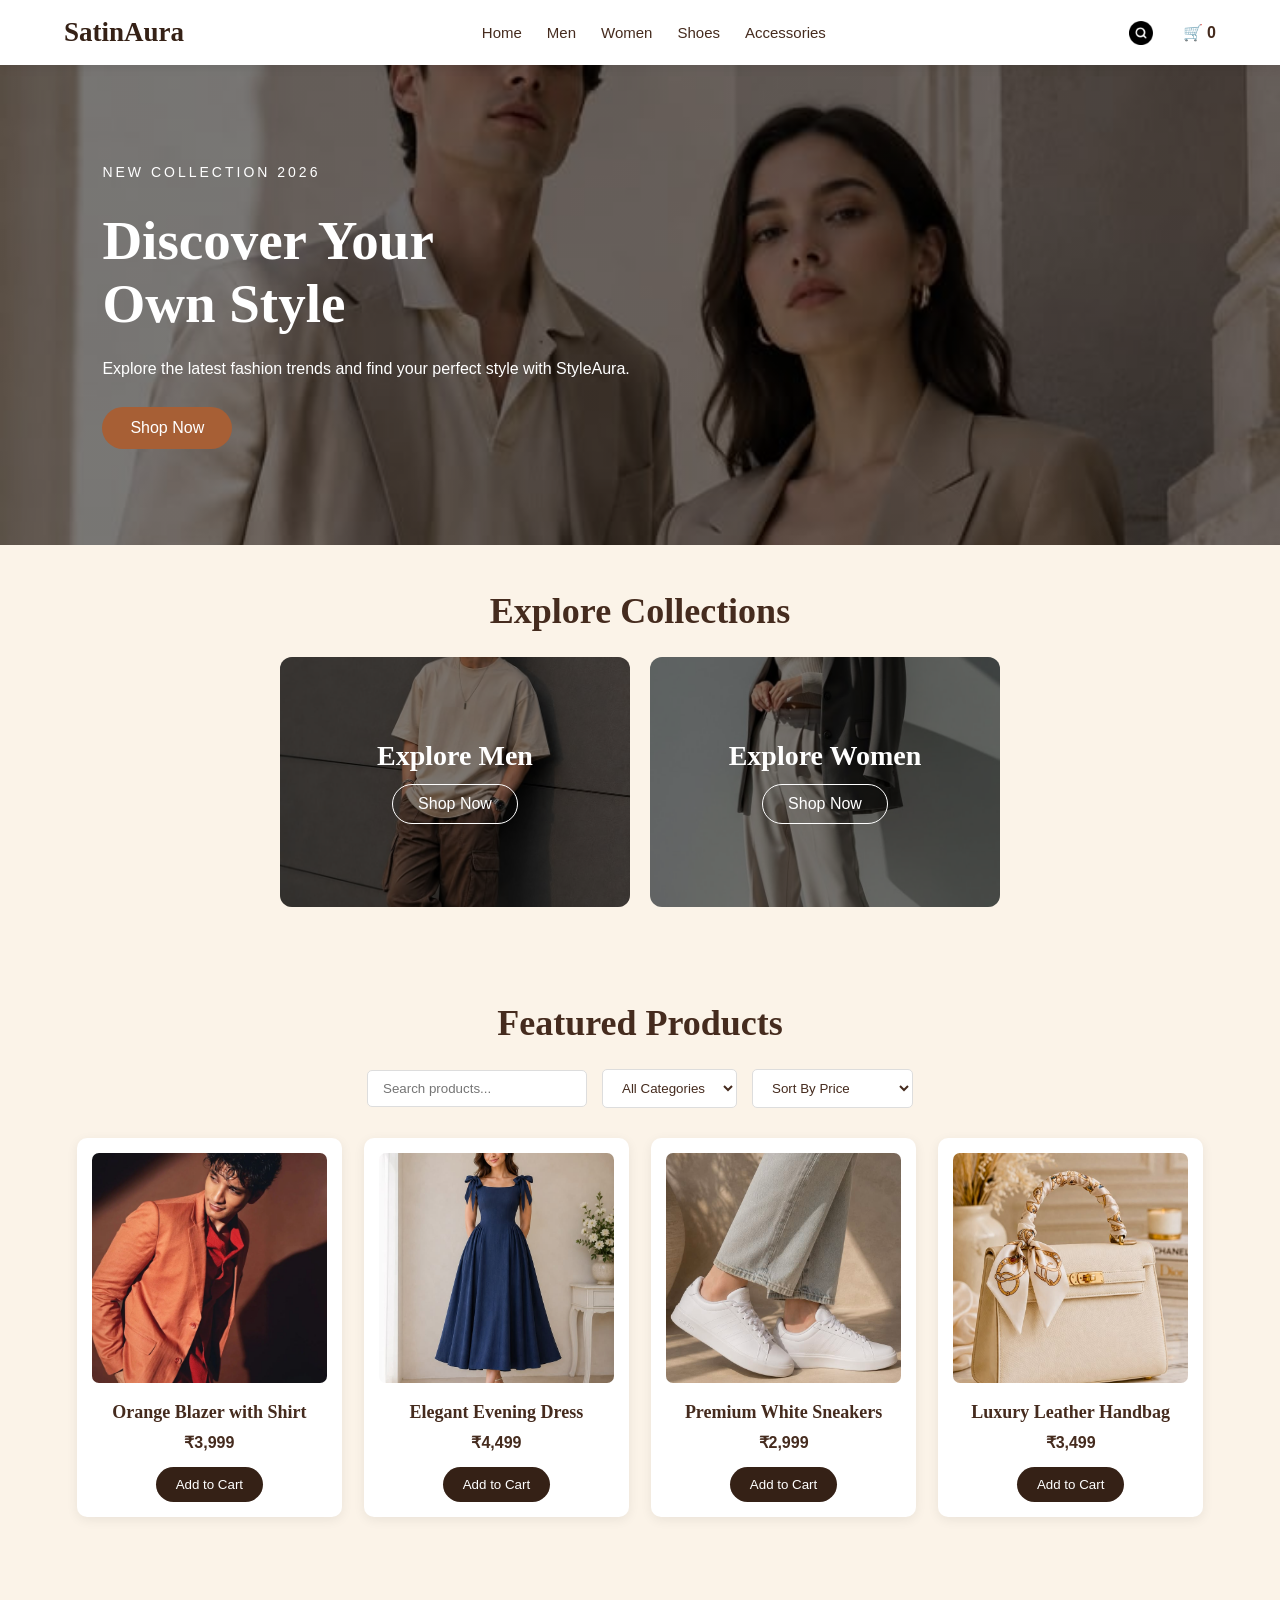
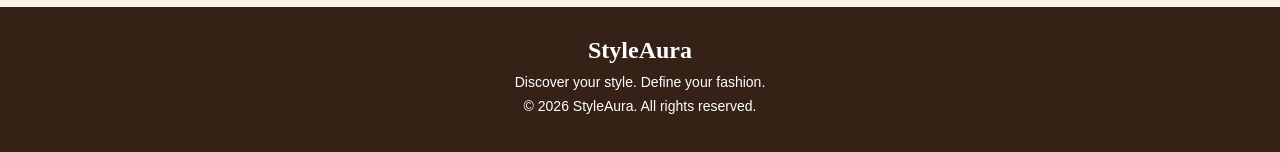
<file: index.html>
<!DOCTYPE html>
<html lang="en">

<head>
    <meta charset="UTF-8">
    <meta name="viewport" content="width=device-width, initial-scale=1.0">

    <title>SatinAura</title>
    <link rel="icon" type="image/png" href="./images/LogoSatinAura.png">

    <link rel="stylesheet" href="style.css">
</head>

<body>

    <header>
        <nav class="navbar">

            <h1 class="logo">SatinAura</h1>

            <ul class="nav-links">
                <li><a href="index.html">Home</a></li>
                <li><a href="men.html">Men</a></li>
                <li><a href="women.html">Women</a></li>
                <li><a href="shoes.html">Shoes</a></li>
                <li><a href="accessories.html">Accessories</a></li>
            </ul>

            <div class="search-wrapper">
                <a href="#products" class="search-icon">
                    <img src="images/search.png" alt="Search">
                </a>
            </div>
            <a href="cart.html" class="cart">
                🛒 <span>0</span>
            </a>

        </nav>
    </header>


    <section class="hero">

        <div class="hero-content">

            <p class="hero-subtitle">NEW COLLECTION 2026</p>

            <h2>Discover Your<br>Own Style</h2>

            <p>
                Explore the latest fashion trends and find
                your perfect style with StyleAura.
            </p>

            <a href="#products" class="hero-btn">
                Shop Now
            </a>

        </div>

    </section>


    <section class="categories">

        <h2>Explore Collections</h2>

        <div class="category-container">

            <div class="category-card">

                <img src="images/men.jpg" alt="Men's Collection">

                <h3>Explore Men</h3>

                <a href="men.html">Shop Now</a>

            </div>


            <div class="category-card">

                <img src="images/women.jpg" alt="Women's Collection">

                <h3>Explore Women</h3>

                <a href="women.html">Shop Now</a>

            </div>

        </div>

    </section>


    <section class="featured-products" id="products">

        <h2>Featured Products</h2>

        <div class="product-controls">

            <input type="text"id="search-input" placeholder="Search products...">

            <select id="category-filter">
                <option value="all">All Categories</option>
                <option value="men">Men</option>
                <option value="women">Women</option>
            </select>

            <select id="price-sort">
                <option value="default">Sort By Price</option>
                <option value="low-high">Price: Low to High</option>
                <option value="high-low">Price: High to Low</option>
            </select>

        </div>


        <div class="product-container">

            <div class="product-card"
                data-category="men"
                data-link="product-details.html?product=blazer&from=index.html">

                <img src="images/blazer.jpg" alt="Beige Blazer">

                <h3>Orange Blazer with Shirt</h3>

                <p>₹3,999</p>

                <button class="add-to-cart">Add to Cart</button>

            </div>


            <div class="product-card"
                data-category="women"
                data-link="product-details.html?product=dress&from=index.html">

                <img src="images/frock.jpg" alt="Evening Dress">

                <h3>Elegant Evening Dress</h3>

                <p>₹4,499</p>

                <button class="add-to-cart">Add to Cart</button>

            </div>


            <div class="product-card"
                data-category="men"
                data-link="product-details.html?product=sneakers&from=index.html">

                <img src="images/sneakers.jpg" alt="White sneakers">

                <h3>Premium White Sneakers</h3>

                <p>₹2,999</p>

                <button class="add-to-cart">Add to Cart</button>

            </div>


            <div class="product-card"
                data-category="women"
                data-link="product-details.html?product=handbag&from=index.html">

                <img src="images/handbag.jpg" alt="Leather Handbag">

                <h3>Luxury Leather Handbag</h3>

                <p>₹3,499</p>

                <button class="add-to-cart">Add to Cart</button>

            </div>

        </div>

    </section>


    <footer>

        <h2>StyleAura</h2>

        <p>Discover your style. Define your fashion.</p>

        <p>&copy; 2026 StyleAura. All rights reserved.</p>

    </footer>


    <script src="script.js"></script>

</body>
</html>
</file>
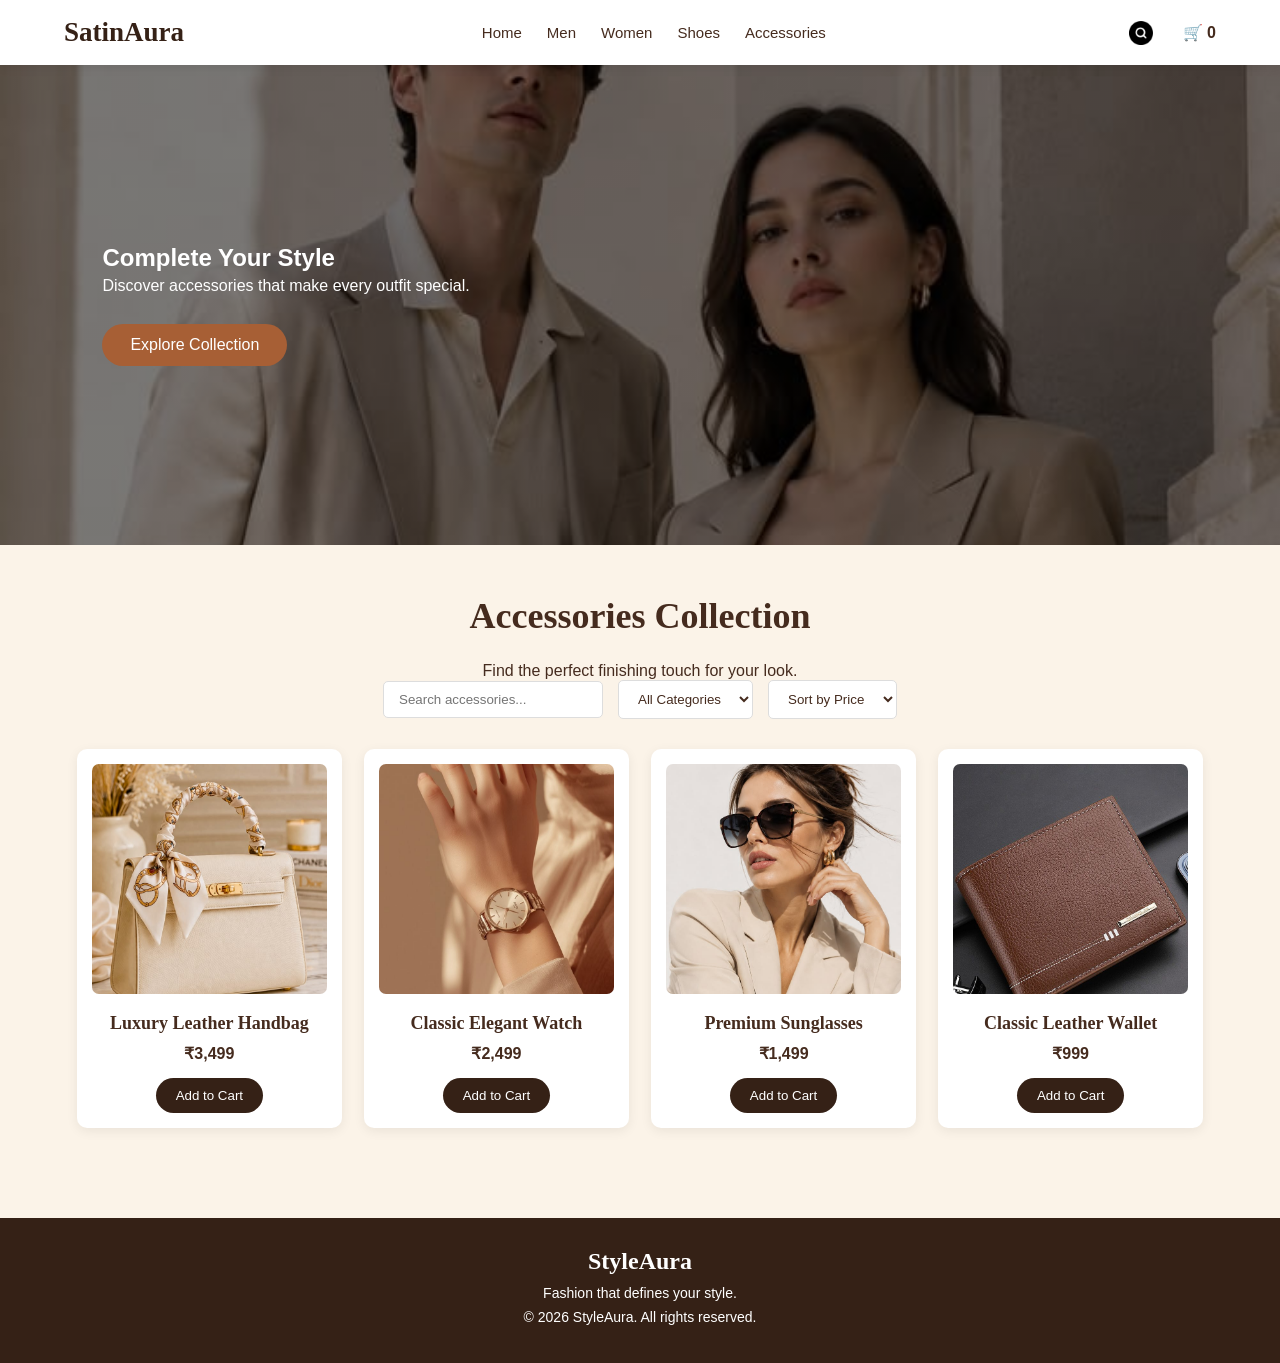
<file: accessories.html>
<!DOCTYPE html>
<html lang="en">
<head>
    <meta charset="UTF-8">
    <meta name="viewport" content="width=device-width, initial-scale=1.0">
    <title>SatinAura</title>
    <link rel="icon" type="image/png" href="./images/LogoSatinAura.png">
    <link rel="stylesheet" href="style.css">
    <script src="script.js" defer></script>
</head>

<body>

    <header>
        <nav class="navbar">
            <h2 class="logo">SatinAura</h2>

            <ul class="nav-links">
                <li><a href="index.html">Home</a></li>
                <li><a href="men.html">Men</a></li>
                <li><a href="women.html">Women</a></li>
                <li><a href="shoes.html">Shoes</a></li>
                <li><a href="accessories.html">Accessories</a></li>
            </ul>
            <div class="search-wrapper">
                <a href="#products" class="search-icon">
                    <img src="images/search.png" alt="Search">
                </a>
            </div>
            <a href="cart.html" class="cart">🛒 <span>0</span></a>
        </nav>
    </header>

    <section class="hero">
        <div class="hero-content">
            <h1>Complete Your Style</h1>
            <p>Discover accessories that make every outfit special.</p>
            <a href="#products" class="hero-btn">Explore Collection</a>
        </div>
    </section>

    <section class="products featured-products" id="products">

        <h2>Accessories Collection</h2>
        <p>Find the perfect finishing touch for your look.</p>

        <div class="product-controls">

            <input
                type="text"
                id="search-input"
                placeholder="Search accessories..."
            >

            <select id="category-filter">
                <option value="all">All Categories</option>
                <option value="handbag">Handbags</option>
                <option value="watch">Watches</option>
                <option value="sunglasses">Sunglasses</option>
                <option value="wallet">Wallets</option>
            </select>

            <select id="price-sort">
                <option value="default">Sort by Price</option>
                <option value="low-high">Low to High</option>
                <option value="high-low">High to Low</option>
            </select>

        </div>

        <div class="product-container">

            <div class="product-card"
                data-category="handbag"
                data-link="product-details.html?product=handbag">

                <img src="images/handbag.jpg" alt="Leather handbag">
                <h3>Luxury Leather Handbag</h3>
                <p>₹3,499</p>
                <button class="add-to-cart">Add to Cart</button>
            </div>


            <div class="product-card"
                data-category="watch"
                data-link="product-details.html?product=watch">

                <img src="images/watch.jpg" alt="Elegant watch">
                <h3>Classic Elegant Watch</h3>
                <p>₹2,499</p>
                <button class="add-to-cart">Add to Cart</button>
            </div>


            <div class="product-card"
                data-category="sunglasses"
                data-link="product-details.html?product=sunglasses">

                <img src="images/sunglasses.jpg" alt="Premium sunglasses">
                <h3>Premium Sunglasses</h3>
                <p>₹1,499</p>
                <button class="add-to-cart">Add to Cart</button>
            </div>


            <div class="product-card"
                data-category="wallet"
                data-link="product-details.html?product=wallet">

                <img src="images/wallet.jpg" alt="Leather wallet">
                <h3>Classic Leather Wallet</h3>
                <p>₹999</p>
                <button class="add-to-cart">Add to Cart</button>
            </div>

        </div>


    </section>

    <footer>
        <h2>StyleAura</h2>

        <p>Fashion that defines your style.</p>

        <p class="copyright">
            © 2026 StyleAura. All rights reserved.
        </p>

    </footer>

</body>
</html>
</file>
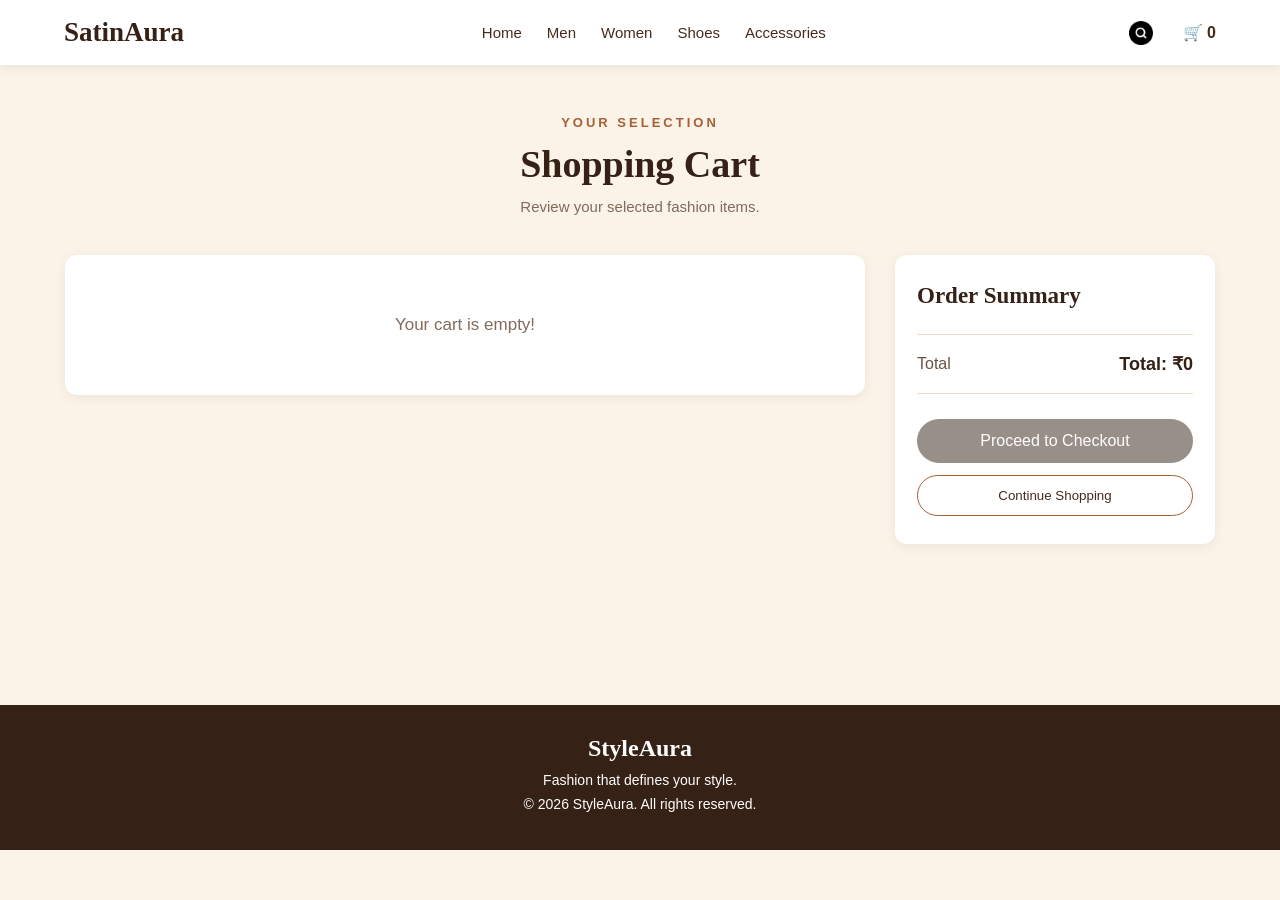
<file: cart.html>
<!DOCTYPE html>
<html lang="en">

<head>
    <meta charset="UTF-8">
    <meta name="viewport" content="width=device-width, initial-scale=1.0">
    <title>SatinAura</title>
    <link rel="icon" type="image/png" href="./images/LogoSatinAura.png">
    <link rel="stylesheet" href="style.css">
</head>

<body>

    <header>
        <nav class="navbar">

            <h1 class="logo">SatinAura</h1>

            <ul class="nav-links">
                <li><a href="index.html">Home</a></li>
                <li><a href="men.html">Men</a></li>
                <li><a href="women.html">Women</a></li>
                <li><a href="shoes.html">Shoes</a></li>
                <li><a href="accessories.html">Accessories</a></li>
            </ul>

            <div class="search-wrapper">
                <a href="index.html#products" class="search-icon">
                    <img src="images/search.png" alt="Search">
                </a>
            </div>

            <a href="cart.html" class="cart">
                🛒 <span>0</span>
            </a>

        </nav>
    </header>

    <main class="cart-section">

        <div class="cart-heading">
            <p class="subtitle">YOUR SELECTION</p>
            <h2>Shopping Cart</h2>
            <p>Review your selected fashion items.</p>
        </div>

        <div class="cart-layout">

            <div class="cart-products">
                <div id="cart-items">
                    <!-- Products appear here -->
                </div>
            </div>

            <aside class="cart-summary">

                <h3>Order Summary</h3>

                <div class="summary-total">
                    <span>Total</span>
                    <strong id="cart-total">Total: ₹0</strong>
                </div>

                <a href="checkout.html" class="checkout-btn">
                    Proceed to Checkout
                </a>

                <button class="continue-btn" onclick="window.location.href='index.html'">Continue Shopping</button>

            </aside>

        </div>

    </main>

    <footer>
        <h2>StyleAura</h2>
        <p>Fashion that defines your style.</p>
        <p>© 2026 StyleAura. All rights reserved.</p>
    </footer>

    <script src="cart.js"></script>

</body>
</html>
</file>
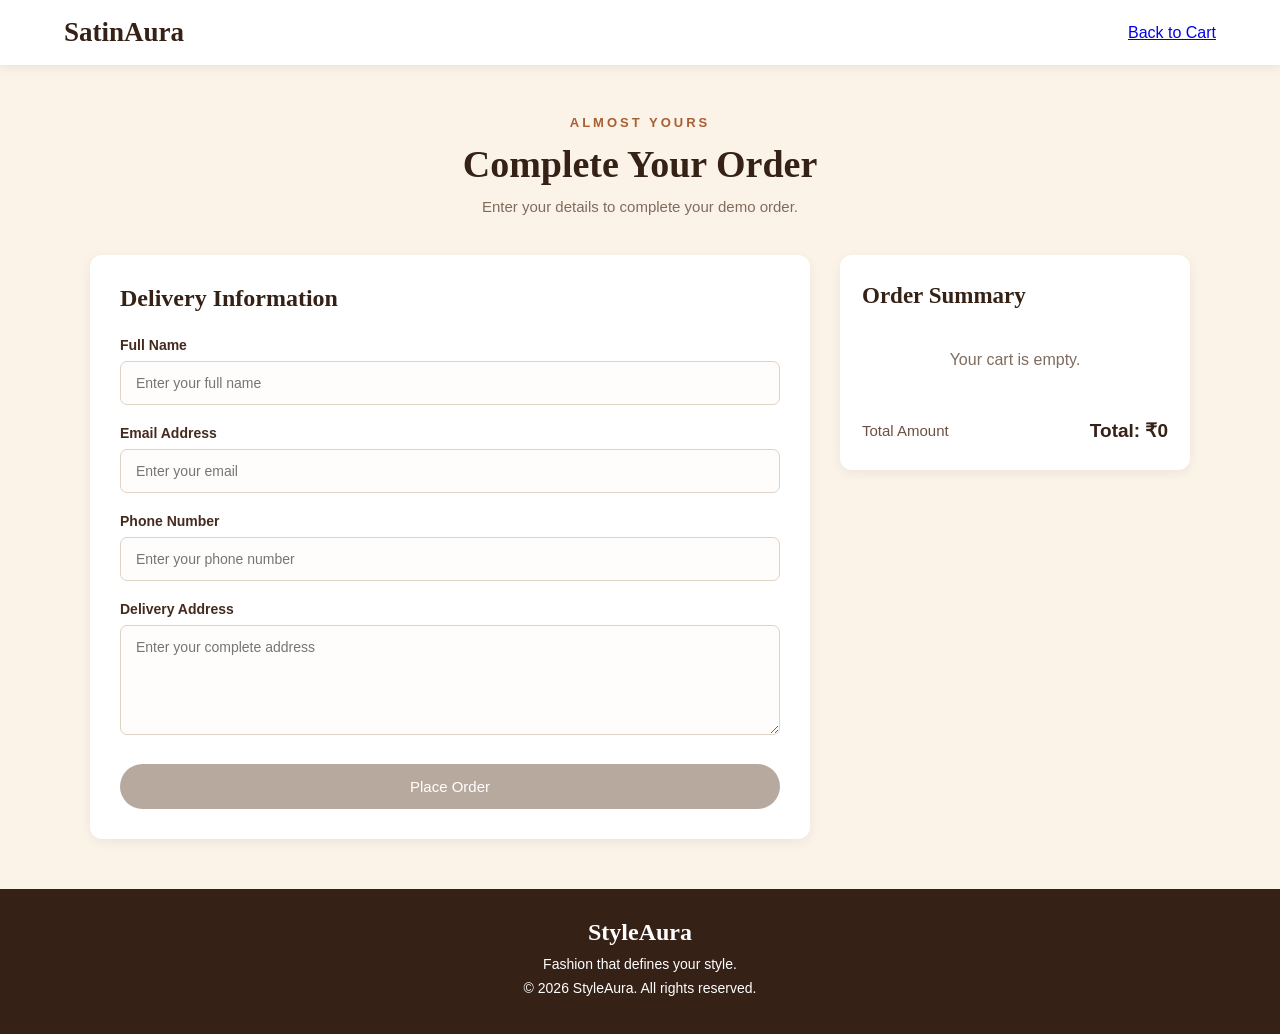
<file: checkout.html>
<!DOCTYPE html>
<html lang="en">

<head>
    <meta charset="UTF-8">
    <meta name="viewport" content="width=device-width, initial-scale=1.0">
    <title>SatinAura</title>
    <link rel="icon" type="image/png" href="./images/LogoSatinAura.png">
    <link rel="stylesheet" href="style.css">
</head>

<body>

    <header>
        <nav class="navbar">
            <h1 class="logo">SatinAura</h1>
            <a href="cart.html">Back to Cart</a>
        </nav>
    </header>

    <main class="checkout-section">

        <div class="checkout-heading">
            <p class="subtitle">ALMOST YOURS</p>
            <h2>Complete Your Order</h2>
            <p>Enter your details to complete your demo order.</p>
        </div>

        <div class="checkout-container">

            <form id="checkout-form" class="checkout-form">

                <h3>Delivery Information</h3>

                <label for="name">Full Name</label>
                <input type="text" id="name"
                    placeholder="Enter your full name" required>

                <label for="email">Email Address</label>
                <input type="email" id="email"
                    placeholder="Enter your email" required>

                <label for="phone">Phone Number</label>
                <input type="tel" id="phone"
                    placeholder="Enter your phone number"
                    pattern="[0-9]{10}" required>

                <label for="address">Delivery Address</label>
                <textarea id="address"
                    placeholder="Enter your complete address"
                    required></textarea>

                <button type="submit" id="place-order">
                    Place Order
                </button>

            </form>

            <div class="order-summary">

                <h3>Order Summary</h3>

                <div id="checkout-items">
                    <!-- Order details appear here -->
                </div>

                <div class="checkout-total">
                    <span>Total Amount</span>
                    <strong id="checkout-total">Total: ₹0</strong>
                </div>

            </div>

        </div>

        <p id="order-message"></p>

    </main>

    <footer>
        <h2>StyleAura</h2>
        <p>Fashion that defines your style.</p>
        <p>© 2026 StyleAura. All rights reserved.</p>
    </footer>

    <script src="checkout.js"></script>

</body>
</html>
</file>
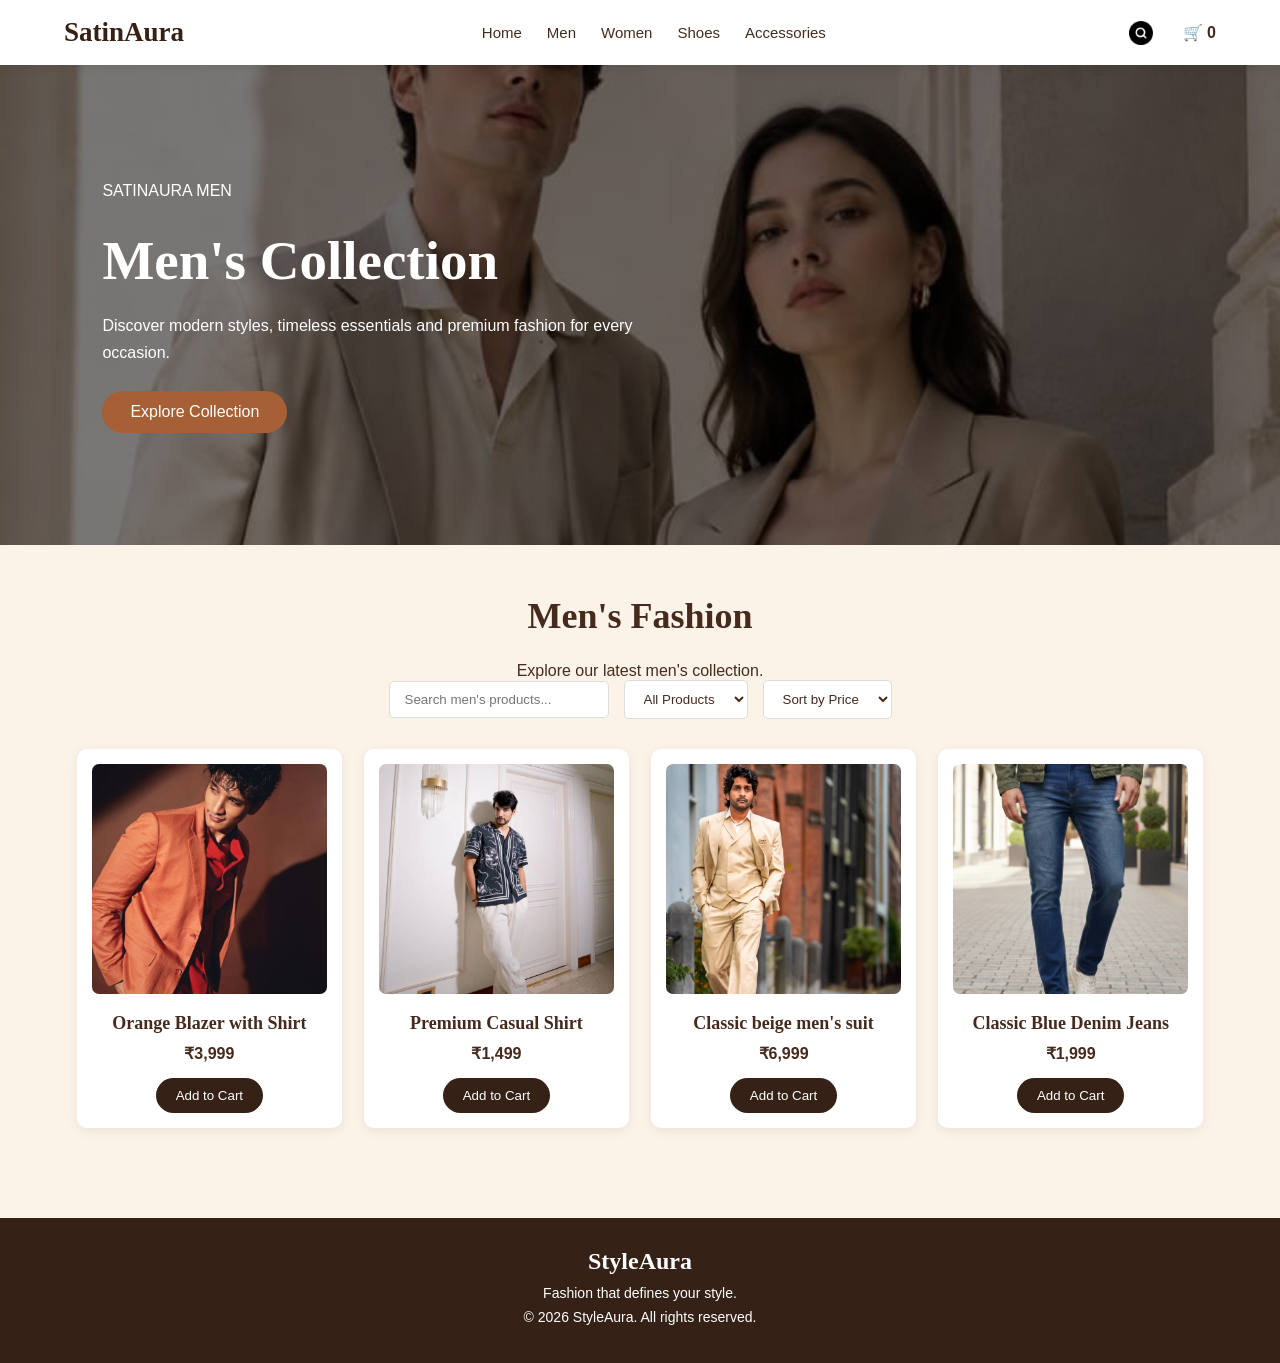
<file: men.html>
<!DOCTYPE html>
<html lang="en">

<head>
    <meta charset="UTF-8">
    <meta name="viewport" content="width=device-width, initial-scale=1.0">

    <title>SatinAura</title>
    <link rel="icon" type="image/png" href="./images/LogoSatinAura.png">
    <link rel="stylesheet" href="style.css">
    <script src="script.js" defer></script>
</head>

<body>

    <header>
        <nav class="navbar">

            <h1 class="logo">SatinAura</h1>

            <ul class="nav-links">
                <li><a href="index.html">Home</a></li>
                <li><a href="men.html">Men</a></li>
                <li><a href="women.html">Women</a></li>
                <li><a href="shoes.html">Shoes</a></li>
                <li><a href="accessories.html">Accessories</a></li>
            </ul>
            <div class="search-wrapper">
                <a href="#products" class="search-icon">
                    <img src="images/search.png" alt="Search">
                </a>
            </div>
            <a href="cart.html" class="cart">🛒 <span>0</span></a>

        </nav>
    </header>

    <section class="hero">
        <div class="hero-content">

            <p class="subtitle">SATINAURA MEN</p>

            <h2>Men's Collection</h2>

            <p>
                Discover modern styles, timeless essentials
                and premium fashion for every occasion.
            </p>
            <a href="#products" class="hero-btn">Explore Collection</a>
        </div>
    </section>

    <section class="featured-products" id="products">

        <h2>Men's Fashion</h2>

        <p>Explore our latest men's collection.</p>

        <div class="product-controls">

            <input
                type="text"
                id="search-input"
                placeholder="Search men's products..."
            >

            <select id="category-filter">
                <option value="all">All Products</option>
                <option value="men">Men</option>
            </select>

            <select id="price-sort">
                <option value="default">Sort by Price</option>
                <option value="low-high">Low to High</option>
                <option value="high-low">High to Low</option>
            </select>

        </div>

        <div class="product-container">

           <div class="product-card"
                data-category="men"
                data-link="product-details.html?product=blazer">

                <img src="images/blazer.jpg" alt="Beige blazer">

                <h3>Orange Blazer with Shirt</h3>

                <p>₹3,999</p>

                <button class="add-to-cart">Add to Cart</button>

            </div>

            <div class="product-card" data-category="men" data-link="product-details.html?product=shirt">
                <img src="images/shirt.jpg" alt="Men's shirt">

                <h3>Premium Casual Shirt</h3>

                <p>₹1,499</p>

                <button class="add-to-cart">Add to Cart</button>
            </div>

            <div class="product-card" data-category="men" data-link="product-details.html?product=sneakers">
                <img src="images/beige.jpg" alt="Beige Suit">

                <h3>Classic beige men's suit</h3>

                <p>₹6,999</p>

                <button class="add-to-cart">Add to Cart</button>
            </div>

            <div class="product-card" data-category="men" data-link="product-details.html?product=jeans">
                <img src="images/jeans.jpg" alt="Men's jeans">

                <h3>Classic Blue Denim Jeans</h3>

                <p>₹1,999</p>

                <button class="add-to-cart">Add to Cart</button>
            </div>

        </div>

    </section>

    <footer>

        <h2>StyleAura</h2>

        <p>Fashion that defines your style.</p>

        <p class="copyright">
            © 2026 StyleAura. All rights reserved.
        </p>

    </footer>

</body>
</html>
</file>
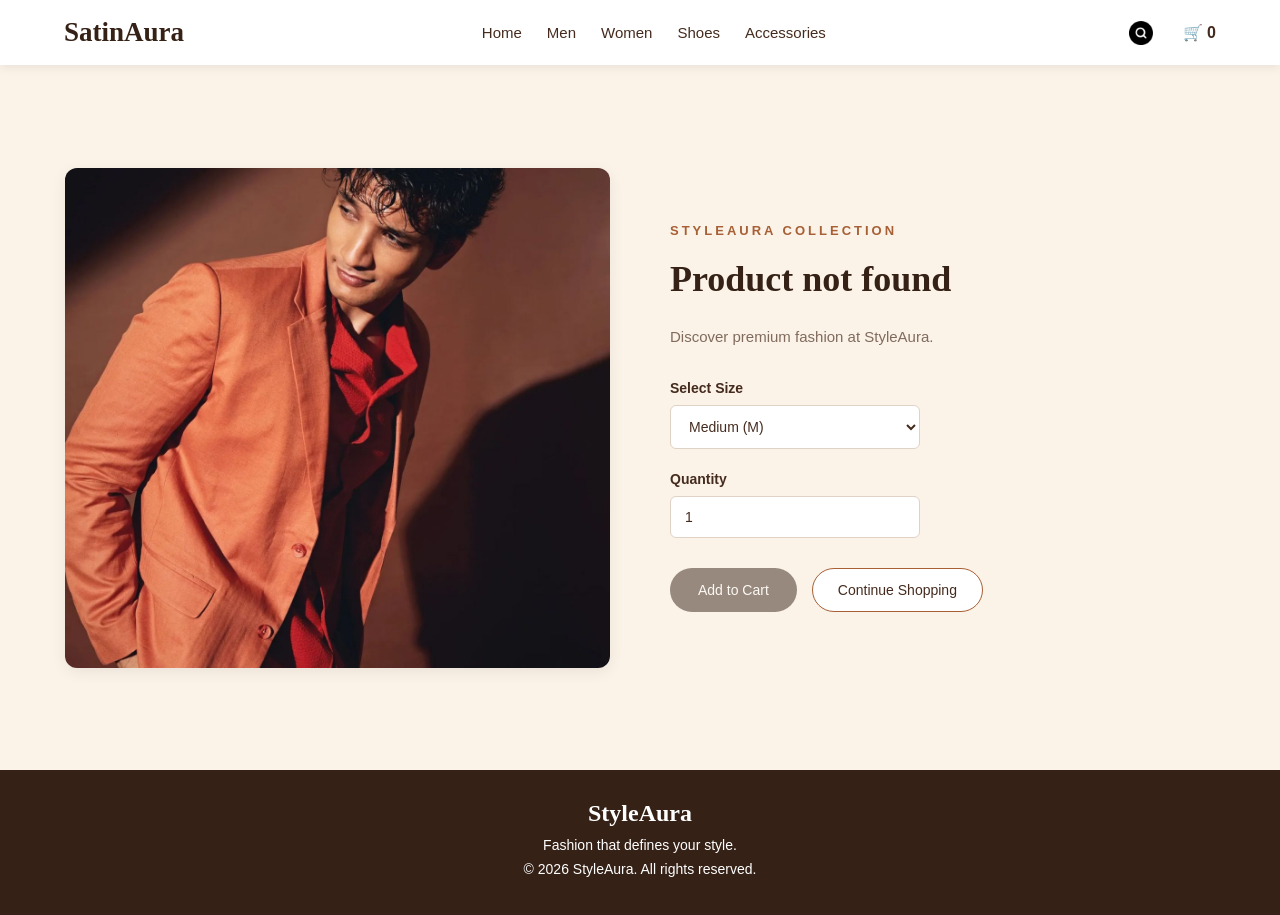
<file: product-details.html>
<!DOCTYPE html>
<html lang="en">

<head>
    <meta charset="UTF-8">
    <meta name="viewport" content="width=device-width, initial-scale=1.0">

    <title>SatinAura</title>
    <link rel="icon" type="image/png" href="./images/LogoSatinAura.png">

    <link rel="stylesheet" href="style.css">

    <script src="product-details.js" defer></script>
</head>

<body>

    <header>
        <nav class="navbar">

            <h1 class="logo">SatinAura</h1>

            <ul class="nav-links">
                <li><a href="index.html">Home</a></li>
                <li><a href="men.html">Men</a></li>
                <li><a href="women.html">Women</a></li>
                <li><a href="shoes.html">Shoes</a></li>
                <li><a href="accessories.html">Accessories</a></li>
            </ul>
            <div class="search-wrapper">
                <a href="#products" class="search-icon">
                    <img src="images/search.png" alt="Search">
                </a>
            </div>
            <a href="cart.html" class="cart">🛒 <span>0</span> </a>

        </nav>
    </header>


    <section class="product-details">

        <div class="details-image">

            <img
                id="product-image"
                src="images/blazer.jpg"
                alt="Product image"
            >

        </div>

        <div class="details-content">

            <p class="subtitle">STYLEAURA COLLECTION</p>

            <h1 id="product-name">Loading product...</h1>

            <h2 id="product-price"></h2>

            <p id="product-description">
                Discover premium fashion at StyleAura.
            </p>


            <label for="product-size">Select Size</label>

            <select id="product-size">
                <option value="S">Small (S)</option>
                <option value="M" selected>Medium (M)</option>
                <option value="L">Large (L)</option>
                <option value="XL">Extra Large (XL)</option>
            </select>


            <label for="product-quantity">Quantity</label>

            <input
                type="number"
                id="product-quantity"
                value="1"
                min="1"
                max="10"
            >


            <div class="details-buttons">

                <button type="button" class="add-to-cart" id="details-add-to-cart">
                    Add to Cart
                </button>

                <button type="button" class="continue-btn" id="continue-shopping">
                    Continue Shopping
                </button>

            </div>

        </div>

    </section>


    <footer>

        <h2>StyleAura</h2>

        <p>Fashion that defines your style.</p>

        <p class="copyright">
            © 2026 StyleAura. All rights reserved.
        </p>

    </footer>

</body>

</html>
</file>
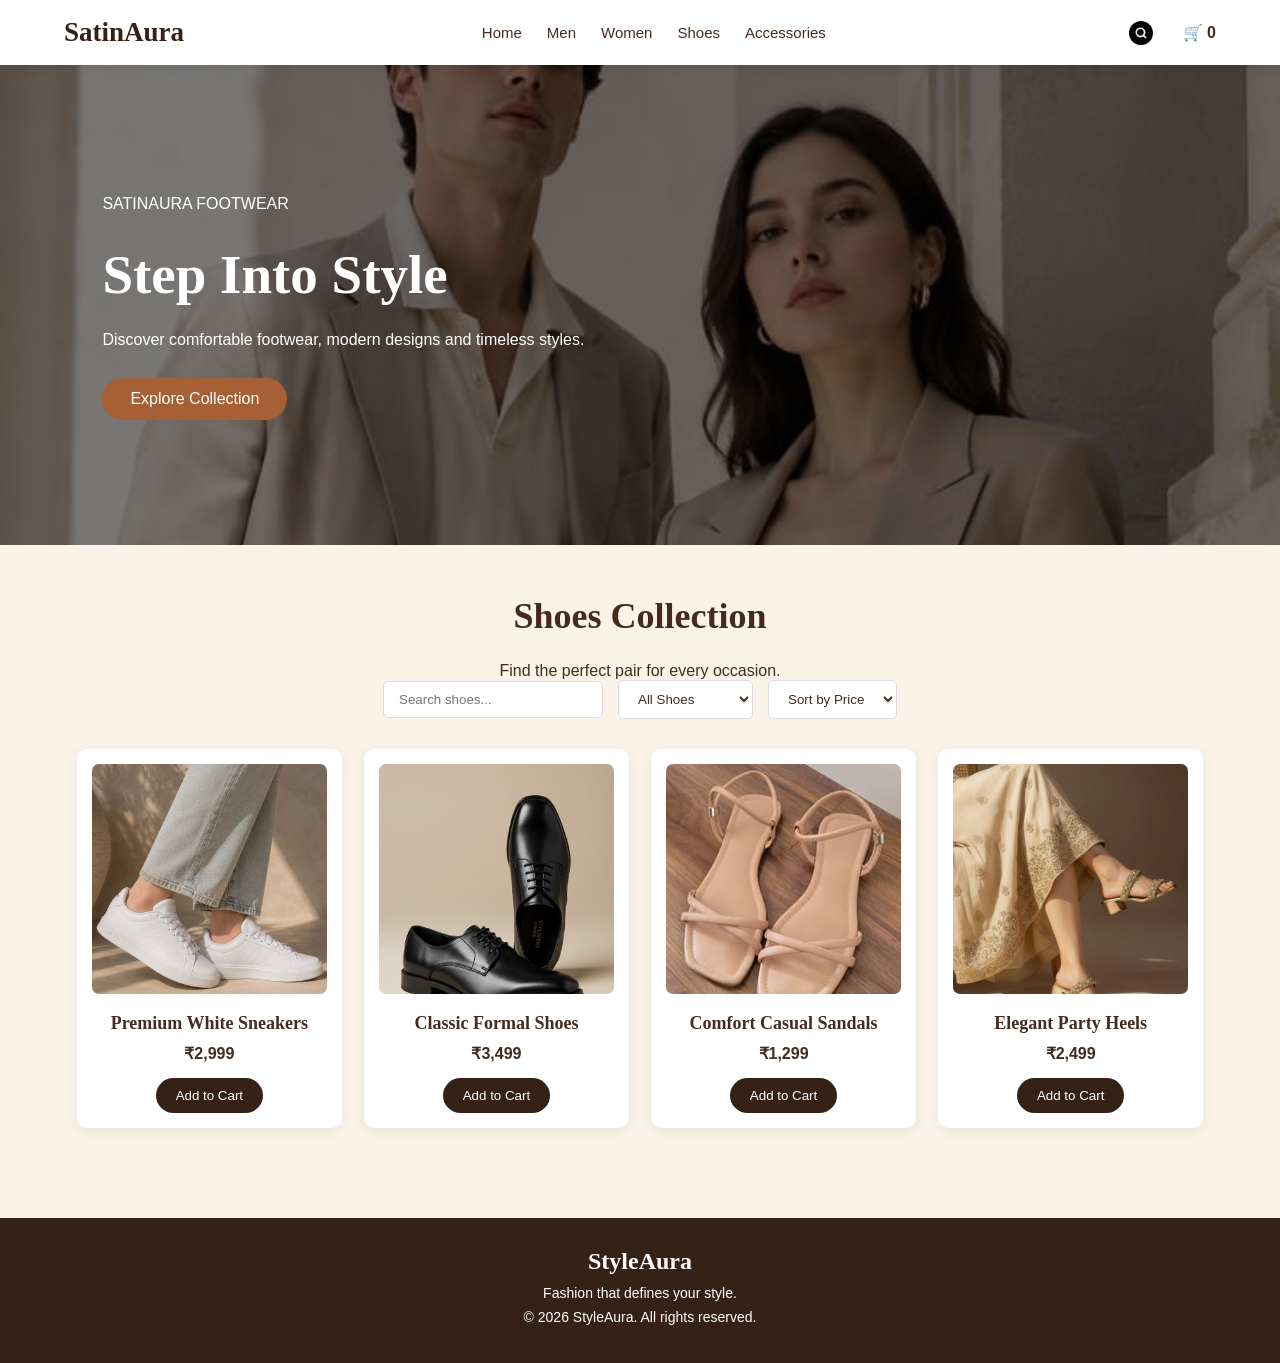
<file: shoes.html>
<!DOCTYPE html>
<html lang="en">

<head>
    <meta charset="UTF-8">
    <meta name="viewport" content="width=device-width, initial-scale=1.0">

    <title>SatinAura</title>
   <link rel="icon" type="image/png" href="./images/LogoSatinAura.png">
    <link rel="stylesheet" href="style.css">
    <script src="script.js" defer></script>
</head>

<body>

    <header>
        <nav class="navbar">

            <h1 class="logo">SatinAura</h1>

            <ul class="nav-links">
                <li><a href="index.html">Home</a></li>
                <li><a href="men.html">Men</a></li>
                <li><a href="women.html">Women</a></li>
                <li><a href="shoes.html">Shoes</a></li>
                <li><a href="accessories.html">Accessories</a></li>
            </ul>
            <div class="search-wrapper">
                <a href="#products" class="search-icon">
                    <img src="images/search.png" alt="Search">
                </a>
            </div>
            <a href="cart.html" class="cart">🛒 <span>0</span></a>
        </nav>
    </header>

    <section class="hero">
        <div class="hero-content">

            <p class="subtitle">SATINAURA FOOTWEAR</p>

            <h2>Step Into Style</h2>

            <p>
                Discover comfortable footwear,
                modern designs and timeless styles.
            </p>
            <a href="#products" class="hero-btn">Explore Collection</a>

        </div>
    </section>

    <section class="featured-products" id="products">

        <h2>Shoes Collection</h2>

        <p>Find the perfect pair for every occasion.</p>

        <div class="product-controls">

            <input
                type="text"
                id="search-input"
                placeholder="Search shoes..."
            >

            <select id="category-filter">
                <option value="all">All Shoes</option>
                <option value="sneakers">Sneakers</option>
                <option value="formal">Formal Shoes</option>
                <option value="sandals">Sandals</option>
                <option value="heels">Heels</option>
            </select>

            <select id="price-sort">
                <option value="default">Sort by Price</option>
                <option value="low-high">Low to High</option>
                <option value="high-low">High to Low</option>
            </select>

        </div>
        <div class="product-container">

            <div class="product-card"
                data-category="sneakers"
                data-link="product-details.html?product=sneakers">

                <img src="images/sneakers.jpg" alt="White sneakers">
                <h3>Premium White Sneakers</h3>
                <p>₹2,999</p>
                <button class="add-to-cart">Add to Cart</button>
            </div>


            <div class="product-card"
                data-category="formal"
                data-link="product-details.html?product=formal">

                <img src="images/formal-shoes.jpg" alt="Formal shoes">
                <h3>Classic Formal Shoes</h3>
                <p>₹3,499</p>
                <button class="add-to-cart">Add to Cart</button>
            </div>


            <div class="product-card"
                data-category="sandals"
                data-link="product-details.html?product=sandals">

                <img src="images/sandals.jpg" alt="Casual sandals">
                <h3>Comfort Casual Sandals</h3>
                <p>₹1,299</p>
                <button class="add-to-cart">Add to Cart</button>
            </div>


            <div class="product-card"
                data-category="heels"
                data-link="product-details.html?product=heels">

                <img src="images/heels.jpg" alt="Women's heels">
                <h3>Elegant Party Heels</h3>
                <p>₹2,499</p>
                <button class="add-to-cart">Add to Cart</button>
            </div>

        </div>


    </section>

    <footer>

        <h2>StyleAura</h2>

        <p>Fashion that defines your style.</p>

        <p class="copyright">
            © 2026 StyleAura. All rights reserved.
        </p>

    </footer>

</body>
</html>
</file>
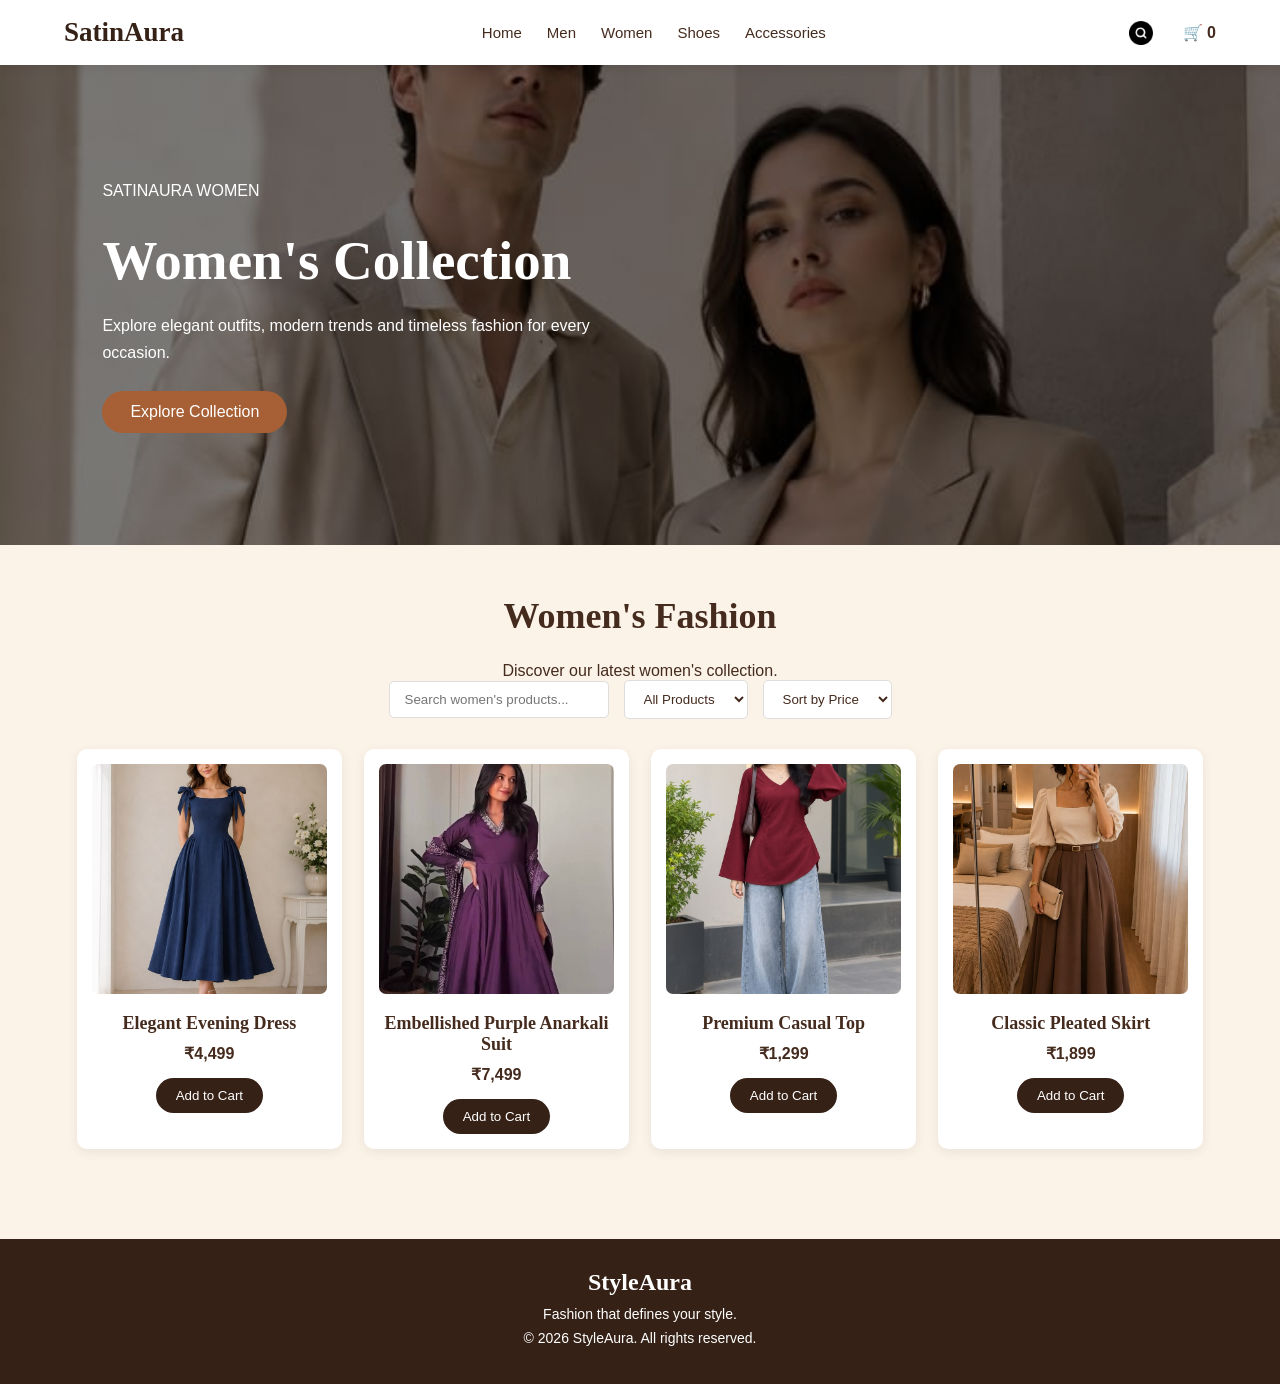
<file: women.html>
<!DOCTYPE html>
<html lang="en">

<head>
    <meta charset="UTF-8">
    <meta name="viewport" content="width=device-width, initial-scale=1.0">

    <title>SatinAura</title>
    <link rel="icon" type="image/png" href="./images/LogoSatinAura.png">
    

    <link rel="stylesheet" href="style.css">
    <script src="script.js" defer></script>
</head>

<body>

    <header>
        <nav class="navbar">

            <h1 class="logo">SatinAura</h1>

            <ul class="nav-links">
                <li><a href="index.html">Home</a></li>
                <li><a href="men.html">Men</a></li>
                <li><a href="women.html">Women</a></li>
                <li><a href="shoes.html">Shoes</a></li>
                <li><a href="accessories.html">Accessories</a></li>
            </ul>
            <div class="search-wrapper">
                <a href="#products" class="search-icon">
                    <img src="images/search.png" alt="Search">
                </a>
            </div>
            <a href="cart.html" class="cart">🛒 <span>0</span></a>

        </nav>
    </header>

    <section class="hero">
        <div class="hero-content">

            <p class="subtitle">SATINAURA WOMEN</p>

            <h2>Women's Collection</h2>

            <p>
                Explore elegant outfits, modern trends
                and timeless fashion for every occasion.
            </p>
            <a href="#products" class="hero-btn">Explore Collection</a>

        </div>
    </section>

    <section class="featured-products" id="products">

        <h2>Women's Fashion</h2>

        <p>Discover our latest women's collection.</p>

        <div class="product-controls">

            <input
                type="text"
                id="search-input"
                placeholder="Search women's products..."
            >

            <select id="category-filter">
                <option value="all">All Products</option>
                <option value="women">Women</option>
            </select>

            <select id="price-sort">
                <option value="default">Sort by Price</option>
                <option value="low-high">Low to High</option>
                <option value="high-low">High to Low</option>
            </select>

        </div>

        <div class="product-container">

            <div class="product-card" data-category="women" data-link="product-details.html?product=dress">
                <img src="images/frock.jpg" alt="Evening dress">

                <h3>Elegant Evening Dress</h3>

                <p>₹4,499</p>

                <button class="add-to-cart">Add to Cart</button>
            </div>

            <div class="product-card" data-category="women" data-link="product-details.html?product=handbag">
                <img src="images/dress.jpg" alt="Embellished Purple Anarkali Suit">

                <h3>Embellished Purple Anarkali Suit</h3>

                <p>₹7,499</p>

                <button class="add-to-cart">Add to Cart</button>
            </div>

            <div class="product-card" data-category="women" data-link="product-details.html?product=top">
                <img src="images/top.jpg" alt="Women's top">

                <h3>Premium Casual Top</h3>

                <p>₹1,299</p>

                <button class="add-to-cart">Add to Cart</button>
            </div>

            <div class="product-card" data-category="women" data-link="product-details.html?product=skirt">
                <img src="images/skirt.jpg" alt="Women's skirt">

                <h3>Classic Pleated Skirt</h3>

                <p>₹1,899</p>

                <button class="add-to-cart">Add to Cart</button>
            </div>

        </div>

    </section>

    <footer>

        <h2>StyleAura</h2>

        <p>Fashion that defines your style.</p>

        <p class="copyright">
            © 2026 StyleAura. All rights reserved.
        </p>

    </footer>

</body>
</html>
</file>
<file: style.css>
* {
    margin: 0;
    padding: 0;
    box-sizing: border-box;
}

html {
    scroll-behavior: smooth;
}

body {
    font-family: Arial, sans-serif;
    background: #fbf3e8;
    color: #452b1e;
    padding-top: 65px;
}

header {
    position: fixed;
    top: 0;
    left: 0;
    width: 100%;
    height: 65px;
    background: #fff;
    z-index: 1000;
    box-shadow: 0 2px 10px rgba(0, 0, 0, 0.08);
}

.navbar {
    height: 65px;
    display: flex;
    align-items: center;
    justify-content: space-between;
    padding: 0 5%;
    gap: 25px;
}

.logo {
    font-family: Georgia, serif;
    font-size: 27px;
    color: #352116;
    white-space: nowrap;
    flex-shrink: 0;
}

.nav-links {
    display: flex;
    align-items: center;
    justify-content: center;
    gap: 25px;
    list-style: none;
    flex: 1;
    min-width: 0;
}

.nav-links a {
    text-decoration: none;
    color: #452b1e;
    font-size: 15px;
    white-space: nowrap;
    transition: 0.3s;
}

.nav-links a:hover {
    color: #a75f35;
}

.search-wrapper {
    display: flex;
    align-items: center;
    flex-shrink: 0;
}

.search-icon {
    display: inline-block;
    padding: 5px;
    text-decoration: none;
    cursor: pointer;
}

.search-icon img {
    width: 24px;
    height: 24px;
    object-fit: contain;
    display: block;
}

.cart {
    color: #452b1e;
    text-decoration: none;
    white-space: nowrap;
    font-weight: bold;
    flex-shrink: 0;
}

.hero {
    min-height: 480px;

    background:
        linear-gradient(
            rgba(0, 0, 0, 0.48),
            rgba(0, 0, 0, 0.48)
        ),
        url("images/hero.jpg");

    background-size: cover;
    background-position: center;

    display: flex;
    align-items: center;
    padding: 60px 8%;
    color: white;
}

.hero-content {
    max-width: 550px;
}

.hero-subtitle {
    letter-spacing: 3px;
    margin-bottom: 15px;
    font-size: 14px;
}

.hero-content h2 {
    font-family: Georgia, serif;
    font-size: 55px;
    margin-bottom: 20px;
}

.hero-content > p {
    line-height: 1.7;
    margin-bottom: 25px;
}

.hero-btn {
    display: inline-block;
    padding: 12px 28px;
    background: #a75f35;
    color: white;
    text-decoration: none;
    border-radius: 30px;
    transition: 0.3s;
}

.hero-btn:hover {
    background: #352116;
}

.categories {
    padding: 45px 5%;
    text-align: center;
}

.categories > h2 {
    font-family: Georgia, serif;
    font-size: 36px;
    margin-bottom: 25px;
}

.category-container {
    display: grid;
    grid-template-columns: repeat(2, minmax(0, 350px));
    justify-content: center;
    gap: 20px;
}

.category-card {
    position: relative;
    height: 250px;
    width: 100%;
    overflow: hidden;
    border-radius: 12px;

    display: flex;
    flex-direction: column;
    justify-content: center;
    align-items: center;

    padding: 20px;
    isolation: isolate;
    color: white;
}

.category-card img {
    position: absolute;
    inset: 0;
    width: 100%;
    height: 100%;
    object-fit: cover;
    z-index: -2;
}

.category-card::before {
    content: "";
    position: absolute;
    inset: 0;
    background: rgba(0, 0, 0, 0.50);
    z-index: -1;
}

.category-card h3 {
    position: relative;
    color: white;
    font-family: Georgia, serif;
    font-size: 28px;
    margin-bottom: 12px;
    z-index: 1;
}

.category-card a {
    position: relative;
    z-index: 1;
    display: inline-block;
    padding: 10px 25px;
    border: 1px solid white;
    border-radius: 30px;
    color: white;
    text-decoration: none;
    transition: 0.3s;
}

.category-card a:hover {
    background: #a75f35;
    border-color: #a75f35;
}

.category-card:hover {
    transform: translateY(-5px);
    transition: 0.3s;
}

.featured-products {
    padding: 50px 6%;
    text-align: center;
}

.featured-products > h2 {
    font-family: Georgia, serif;
    font-size: 36px;
    margin-bottom: 25px;
}

.product-controls {
    display: flex;
    justify-content: center;
    align-items: center;
    gap: 15px;
    margin-bottom: 30px;
    flex-wrap: wrap;
}

.product-controls input {
    padding: 10px 15px;
    border: 1px solid #ddd;
    border-radius: 5px;
    outline: none;
    background: white;
    color: #452b1e;
    min-width: 220px;
}

.product-controls input:focus {
    border-color: #a75f35;
}

.product-controls select {
    padding: 10px 15px;
    border: 1px solid #ddd;
    border-radius: 5px;
    background: white;
    color: #452b1e;
    cursor: pointer;
}

.product-container {
    display: grid;
    grid-template-columns: repeat(4, minmax(0, 1fr));
    gap: 22px;
}

.product-card {
    background: white;
    padding: 15px;
    border-radius: 10px;
    text-align: center;
    box-shadow: 0 3px 12px rgba(0, 0, 0, 0.07);
    cursor: pointer;
    transition: 0.3s;
}

.product-card:hover {
    transform: translateY(-5px);
}

.product-card img {
    width: 100%;
    height: 230px;
    object-fit: cover;
    border-radius: 7px;
}

.product-card h3 {
    font-family: Georgia, serif;
    font-size: 18px;
    margin: 15px 0 10px;
}

.product-card p {
    font-weight: bold;
    margin-bottom: 15px;
}

.add-to-cart {
    padding: 10px 20px;
    background: #352116;
    color: white;
    border: none;
    border-radius: 25px;
    cursor: pointer;
    transition: 0.3s;
}

.add-to-cart:hover {
    background: #a75f35;
}

footer {
    background: #352116;
    color: white;
    text-align: center;
    padding: 30px 15px;
    margin-top: 40px;
}

footer h2 {
    font-family: Georgia, serif;
    margin-bottom: 10px;
}

footer p {
    margin: 8px 0;
    font-size: 14px;
}

@media (max-width: 900px) {

    .navbar {
        padding: 0 3%;
        gap: 12px;
    }

    .logo {
        font-size: 22px;
    }

    .nav-links {
        gap: 13px;
    }

    .nav-links a {
        font-size: 13px;
    }

    .product-container {
        grid-template-columns: repeat(2, minmax(0, 1fr));
    }

}

@media (max-width: 768px) {

    .navbar {
        padding: 0 3%;
        gap: 10px;
    }

    .logo {
        font-size: 19px;
    }

    .nav-links {
        gap: 12px;
        flex: 1;
        overflow-x: auto;
        flex-wrap: nowrap;
        white-space: nowrap;
        scrollbar-width: none;
    }

    .nav-links::-webkit-scrollbar {
        display: none;
    }

    .nav-links a {
        font-size: 12px;
    }

    .search-icon img {
        width: 20px;
        height: 20px;
    }

    .cart {
        font-size: 12px;
    }

    .category-container {
        grid-template-columns: minmax(0, 350px);
    }

    .category-card {
        height: 220px;
    }

    .hero {
        min-height: 400px;
    }

    .hero-content h2 {
        font-size: 40px;
    }

    .categories > h2,
    .featured-products > h2 {
        font-size: 30px;
    }

}

@media (max-width: 480px) {

    .navbar {
        gap: 6px;
    }

    .logo {
        font-size: 17px;
    }

    .nav-links {
        gap: 8px;
    }

    .nav-links a {
        font-size: 10px;
    }

    .search-icon img {
        width: 18px;
        height: 18px;
    }

    .cart {
        font-size: 11px;
    }

    .product-container {
        grid-template-columns: repeat(2, minmax(0, 1fr));
        gap: 12px;
    }

    .product-card {
        padding: 9px;
    }

    .product-card img {
        height: 150px;
    }

    .product-card h3 {
        font-size: 14px;
    }

    .add-to-cart {
        padding: 8px 12px;
        font-size: 12px;
    }

    .product-controls {
        flex-direction: column;
        align-items: stretch;
    }

    .product-controls input,
    .product-controls select {
        width: 100%;
        min-width: 0;
    }

}

.cart-section {
    max-width: 1150px;
    width: 90%;
    margin: 50px auto;
    min-height: 60vh;
}
.cart-heading {
    text-align: center;
    margin-bottom: 40px;
}

.cart-heading .subtitle {
    color: #a75f35;
    font-size: 13px;
    letter-spacing: 3px;
    font-weight: bold;
    margin-bottom: 12px;
}

.cart-heading h2 {
    font-family: Georgia, serif;
    font-size: 38px;
    color: #352116;
    margin-bottom: 12px;
}

.cart-heading > p:last-child {
    color: #806b5d;
    font-size: 15px;
}

.cart-layout {
    display: grid;
    grid-template-columns: 1fr 320px;
    gap: 30px;
    align-items: start;
}

.cart-products {
    background: white;
    padding: 25px;
    border-radius: 12px;
    box-shadow: 0 3px 12px rgba(0, 0, 0, 0.06);
}

#cart-items {
    display: flex;
    flex-direction: column;
    gap: 18px;
}

.cart-item {
    background: #fbf3e8;
    padding: 22px;
    border-radius: 10px;
    border: 1px solid #eadbca;
    transition: 0.3s;
}

.cart-item:hover {
    box-shadow: 0 4px 12px rgba(0, 0, 0, 0.07);
    transform: translateY(-2px);
}

.cart-item h3 {
    font-family: Georgia, serif;
    font-size: 20px;
    color: #352116;
    margin-bottom: 15px;
}

.cart-item p {
    color: #6b5141;
    font-size: 14px;
    margin-bottom: 10px;
}

.cart-item button {
    padding: 9px 17px;
    margin: 8px 7px 0 0;
    border: none;
    border-radius: 20px;
    background: #352116;
    color: white;
    cursor: pointer;
    transition: 0.3s;
}

.cart-item button:hover {
    background: #a75f35;
}

.undo-btn {
    align-self: flex-start;
    padding: 10px 25px;
    border: 1px solid #a75f35;
    border-radius: 25px;
    background: white;
    color: #a75f35;
    cursor: pointer;
    transition: 0.3s;
}

.undo-btn:hover {
    background: #a75f35;
    color: white;
}

.cart-summary {
    background: white;
    padding: 28px 22px;
    border-radius: 12px;
    box-shadow: 0 3px 12px rgba(0, 0, 0, 0.06);
    position: sticky;
    top: 90px;
}

.cart-summary h3 {
    font-family: Georgia, serif;
    font-size: 23px;
    color: #352116;
    margin-bottom: 25px;
}

.summary-total {
    display: flex;
    justify-content: space-between;
    align-items: center;
    gap: 10px;
    padding: 18px 0;
    border-top: 1px solid #eadbca;
    border-bottom: 1px solid #eadbca;
    margin-bottom: 25px;
}

.summary-total span {
    font-size: 16px;
    color: #6b5141;
}

.summary-total strong {
    font-size: 18px;
    color: #352116;
}

.checkout-btn {
    display: block;
    width: 100%;
    text-align: center;
    padding: 13px 15px;
    background: #352116;
    color: white;
    text-decoration: none;
    border-radius: 30px;
    transition: 0.3s;
    margin-bottom: 12px;
}

.checkout-btn:hover {
    background: #a75f35;
}

.continue-btn {
    width: 100%;
    padding: 12px 15px;
    background: white;
    color: #452b1e;
    border: 1px solid #a75f35;
    border-radius: 30px;
    cursor: pointer;
    transition: 0.3s;
}

.continue-btn:hover {
    background: #fbf3e8;
    border-color: #352116;
}

#cart-items > p {
    text-align: center;
    padding: 35px 10px;
    color: #806b5d;
    font-size: 17px;
}

@media (max-width: 850px) {

    .cart-layout {
        grid-template-columns: 1fr;
    }

    .cart-summary {
        position: static;
    }

}

@media (max-width: 480px) {

    .cart-section {
        width: 92%;
        margin: 30px auto;
    }

    .cart-heading {
        margin-bottom: 25px;
    }

    .cart-heading h2 {
        font-size: 30px;
    }

    .cart-products {
        padding: 12px;
    }

    .cart-item {
        padding: 16px;
    }

    .cart-item h3 {
        font-size: 18px;
    }

    .cart-item button {
        padding: 8px 14px;
        font-size: 12px;
    }

    .cart-summary {
        padding: 22px 17px;
    }

}

.checkout-section {
    max-width: 1100px;
    width: 90%;
    margin: 50px auto;
    min-height: 60vh;
}

.checkout-heading {
    text-align: center;
    margin-bottom: 40px;
}

.checkout-heading .subtitle {
    color: #a75f35;
    font-size: 13px;
    letter-spacing: 3px;
    font-weight: bold;
    margin-bottom: 12px;
}

.checkout-heading h2 {
    font-family: Georgia, serif;
    font-size: 38px;
    color: #352116;
    margin-bottom: 12px;
}

.checkout-heading > p:last-child {
    color: #806b5d;
    font-size: 15px;
}

.checkout-container {
    display: grid;
    grid-template-columns: 1fr 350px;
    gap: 30px;
    align-items: start;
}

.checkout-form {
    background: white;
    padding: 30px;
    border-radius: 12px;
    box-shadow: 0 3px 12px rgba(0, 0, 0, 0.06);
}

.checkout-form h3 {
    font-family: Georgia, serif;
    font-size: 24px;
    color: #352116;
    margin-bottom: 25px;
}

.checkout-form label {
    display: block;
    color: #452b1e;
    font-size: 14px;
    font-weight: bold;
    margin-bottom: 8px;
}

.checkout-form input,
.checkout-form textarea {
    width: 100%;
    padding: 13px 15px;
    margin-bottom: 20px;
    border: 1px solid #e0d2c5;
    border-radius: 7px;
    background: #fffdfb;
    color: #452b1e;
    font-family: Arial, sans-serif;
    font-size: 14px;
    outline: none;
    transition: 0.3s;
}

.checkout-form input:focus,
.checkout-form textarea:focus {
    border-color: #a75f35;
    box-shadow: 0 0 5px rgba(167, 95, 53, 0.15);
}

.checkout-form textarea {
    min-height: 110px;
    resize: vertical;
}

.checkout-form button {
    width: 100%;
    padding: 14px;
    margin-top: 5px;
    background: #352116;
    color: white;
    border: none;
    border-radius: 30px;
    font-size: 15px;
    cursor: pointer;
    transition: 0.3s;
}

.checkout-form button:hover:not(:disabled) {
    background: #a75f35;
}

.checkout-form button:disabled {
    background: #b8a99f;
    cursor: not-allowed;
}

.order-summary {
    background: white;
    padding: 28px 22px;
    border-radius: 12px;
    box-shadow: 0 3px 12px rgba(0, 0, 0, 0.06);
    position: sticky;
    top: 90px;
}

.order-summary h3 {
    font-family: Georgia, serif;
    font-size: 23px;
    color: #352116;
    margin-bottom: 22px;
}

#checkout-items {
    display: flex;
    flex-direction: column;
    gap: 15px;
}

.summary-item {
    display: flex;
    flex-direction: column;
    gap: 7px;
    padding: 14px 0;
    border-bottom: 1px solid #eadbca;
}

.summary-item p {
    color: #6b5141;
    font-size: 14px;
}

.summary-item p:first-child {
    color: #352116;
    font-weight: bold;
    font-size: 16px;
}

.checkout-total {
    display: flex;
    justify-content: space-between;
    align-items: center;
    gap: 10px;
    padding-top: 20px;
    margin-top: 10px;
}

.checkout-total span {
    color: #6b5141;
    font-size: 15px;
}

.checkout-total strong {
    color: #352116;
    font-size: 19px;
}

#checkout-items > p {
    text-align: center;
    color: #806b5d;
    padding: 20px 0;
}

#order-message {
    text-align: center;
    color: #527a42;
    font-size: 17px;
    font-weight: bold;
    margin-top: 25px;
}

@media (max-width: 850px) {

    .checkout-container {
        grid-template-columns: 1fr;
    }

    .order-summary {
        position: static;
    }

}

@media (max-width: 480px) {

    .checkout-section {
        width: 92%;
        margin: 30px auto;
    }

    .checkout-heading {
        margin-bottom: 25px;
    }

    .checkout-heading h2 {
        font-size: 29px;
    }

    .checkout-form {
        padding: 20px 16px;
    }

    .checkout-form h3 {
        font-size: 21px;
    }

    .order-summary {
        padding: 22px 17px;
    }

    .checkout-total strong {
        font-size: 17px;
    }

}

.product-details {
    max-width: 1150px;
    width: 90%;
    margin: 60px auto;
    min-height: 65vh;

    display: grid;
    grid-template-columns: 1fr 1fr;
    gap: 60px;
    align-items: center;
}

.details-image {
    width: 100%;
    height: 500px;
    overflow: hidden;
    border-radius: 12px;
    background: white;
    box-shadow: 0 4px 15px rgba(0, 0, 0, 0.07);
}

.details-image img {
    width: 100%;
    height: 100%;
    object-fit: cover;
    display: block;
    transition: 0.4s;
}

.details-image img:hover {
    transform: scale(1.04);
}

.details-content {
    padding: 20px 0;
}

.details-content .subtitle {
    color: #a75f35;
    font-size: 13px;
    font-weight: bold;
    letter-spacing: 3px;
    margin-bottom: 18px;
}

.details-content h1 {
    font-family: Georgia, serif;
    font-size: 36px;
    color: #352116;
    line-height: 1.3;
    margin-bottom: 18px;
}

.details-content h2 {
    font-size: 27px;
    color: #a75f35;
    margin-bottom: 20px;
}

.details-content > p:not(.subtitle) {
    color: #806b5d;
    font-size: 15px;
    line-height: 1.8;
    margin-bottom: 30px;
}

.details-content label {
    display: block;
    color: #452b1e;
    font-size: 14px;
    font-weight: bold;
    margin-bottom: 9px;
}

.details-content select,
.details-content input {
    display: block;
    width: 100%;
    max-width: 250px;
    padding: 12px 14px;
    margin-bottom: 22px;
    border: 1px solid #e0d2c5;
    border-radius: 6px;
    background: white;
    color: #452b1e;
    font-size: 14px;
    outline: none;
}

.details-content select:focus,
.details-content input:focus {
    border-color: #a75f35;
}

.details-buttons {
    display: flex;
    gap: 15px;
    flex-wrap: wrap;
    margin-top: 30px;
}

.details-buttons .add-to-cart {
    padding: 13px 28px;
    background: #352116;
    color: white;
    border: none;
    border-radius: 30px;
    font-size: 14px;
    cursor: pointer;
    transition: 0.3s;
}

.details-buttons .add-to-cart:hover {
    background: #a75f35;
}

.details-buttons .continue-btn {
    width: auto;
    padding: 13px 25px;
    background: white;
    color: #452b1e;
    border: 1px solid #a75f35;
    border-radius: 30px;
    font-size: 14px;
    cursor: pointer;
    transition: 0.3s;
}

.details-buttons .continue-btn:hover {
    background: #fbf3e8;
    border-color: #352116;
}

.details-buttons button:disabled {
    opacity: 0.5;
    cursor: not-allowed;
}

@media (max-width: 850px) {

    .product-details {
        gap: 30px;
    }

    .details-image {
        height: 400px;
    }

    .details-content h1 {
        font-size: 29px;
    }

    .details-content h2 {
        font-size: 24px;
    }

    .details-buttons {
        flex-direction: column;
        align-items: stretch;
    }

    .details-buttons button {
        width: 100%;
    }

}

@media (max-width: 600px) {

    .product-details {
        width: 90%;
        margin: 30px auto;
        grid-template-columns: 1fr;
        gap: 25px;
    }

    .details-image {
        height: 350px;
    }

    .details-content {
        padding: 5px 0;
    }

    .details-content h1 {
        font-size: 28px;
    }

    .details-content h2 {
        font-size: 23px;
    }

    .details-content > p:not(.subtitle) {
        font-size: 14px;
    }

    .details-content select,
    .details-content input {
        max-width: 100%;
    }

    .details-buttons {
        flex-direction: column;
        gap: 12px;
    }

    .details-buttons button {
        width: 100%;
    }

}
</file>
